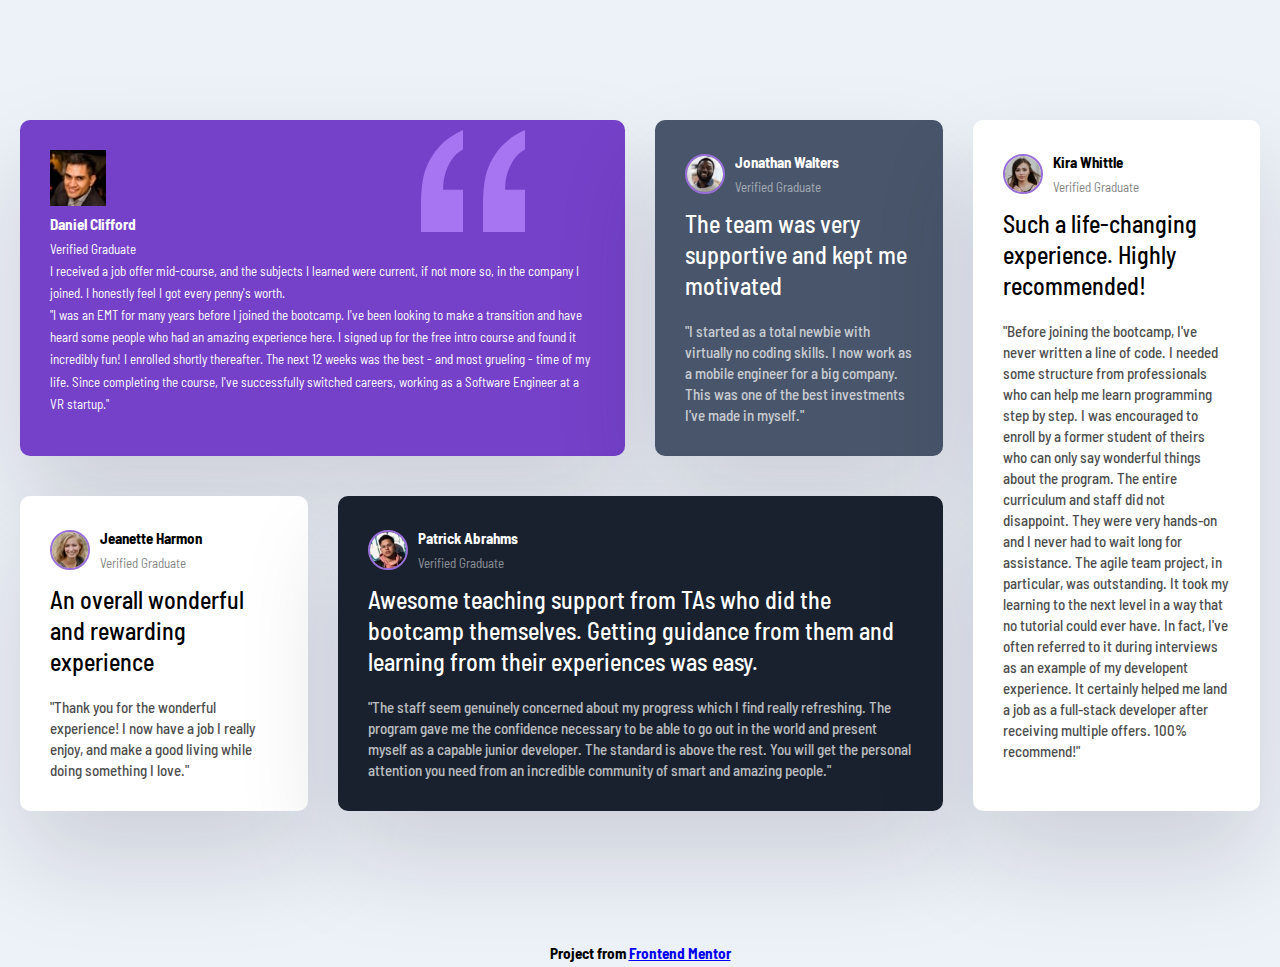
<file: project/index.html>
<!DOCTYPE html>
<html lang="en">
<head>
    <meta charset="UTF-8">
    <meta http-equiv="X-UA-Compatible" content="IE=edge">
    <meta name="viewport" content="width=device-width, initial-scale=1.0">
    <link rel="stylesheet" href="style.css">
    <title>Testimonials</title>
</head>
<body>
    <div class="testimonials">
        <div class="card card--bg-purple">
            <header class="card_header">
                <img src="images/image-daniel.jpg" class="card_img" alt="">
                <div>
                    <h3>Daniel Clifford</h3>
                    <p>Verified Graduate</p>
                </div>
            </header>
            <p class="card_lead">
               I received a job offer mid-course, and the subjects I learned were
                current, if not more so, in the company I joined. I honestly feel I
                got every penny's worth.
            </p>
            <p class="card_quote">
                "I was an EMT for many years before I joined the bootcamp. I've been
                looking to make a transition and have heard some people who had an
                amazing experience here. I signed up for the free intro course and
                found it incredibly fun! I enrolled shortly thereafter. The next 12
                weeks was the best - and most grueling - time of my life. Since
                completing the course, I've successfully switched careers, working as
                a Software Engineer at a VR startup."
            </p>
        </div>

        <div class="card card--bg-gray-blue">
            <header class="card__header">
              <img src="images/image-jonathan.jpg" class="card__img" alt="" />
              <div>
                <h3>Jonathan Walters</h3>
                <p>Verified Graduate</p>
              </div>
            </header>
            <p class="card__lead">
              The team was very supportive and kept me motivated
            </p>
            <p class="card__quote">
              "I started as a total newbie with virtually no coding skills. I now
              work as a mobile engineer for a big company. This was one of the best
              investments I've made in myself."
            </p>
          </div>
    
          <div class="card">
            <header class="card__header">
              <img src="images/image-jeanette.jpg" class="card__img" alt="" />
              <div>
                <h3>Jeanette Harmon</h3>
                <p>Verified Graduate</p>
              </div>
            </header>
            <p class="card__lead">An overall wonderful and rewarding experience</p>
            <p class="card__quote">
              "Thank you for the wonderful experience! I now have a job I really
              enjoy, and make a good living while doing something I love."
            </p>
          </div>
    
          <div class="card card--bg-black-blue">
            <header class="card__header">
              <img src="images/image-patrick.jpg" class="card__img" alt="" />
              <div>
                <h3>Patrick Abrahms</h3>
                <p>Verified Graduate</p>
              </div>
            </header>
            <p class="card__lead">
              Awesome teaching support from TAs who did the bootcamp themselves.
              Getting guidance from them and learning from their experiences was
              easy.
            </p>
            <p class="card__quote">
              "The staff seem genuinely concerned about my progress which I find
              really refreshing. The program gave me the confidence necessary to be
              able to go out in the world and present myself as a capable junior
              developer. The standard is above the rest. You will get the personal
              attention you need from an incredible community of smart and amazing
              people."
            </p>
           </div>
    
          <div class="card">
            <header class="card__header">
              <img src="images/image-kira.jpg" class="card__img" alt="" />
              <div>
                <h3>Kira Whittle</h3>
                <p>Verified Graduate</p>
              </div>
            </header>
            <p class="card__lead">
              Such a life-changing experience. Highly recommended!
            </p>
            <p class="card__quote">
              "Before joining the bootcamp, I've never written a line of code. I
              needed some structure from professionals who can help me learn
              programming step by step. I was encouraged to enroll by a former
              student of theirs who can only say wonderful things about the program.
              The entire curriculum and staff did not disappoint. They were very
              hands-on and I never had to wait long for assistance. The agile team
              project, in particular, was outstanding. It took my learning to the
              next level in a way that no tutorial could ever have. In fact, I've
              often referred to it during interviews as an example of my developent
              experience. It certainly helped me land a job as a full-stack
              developer after receiving multiple offers. 100% recommend!"
            </p>
          </div>
        </div>
    
        <footer>
          <h3>
            Project from
            <a
              href="https://www.frontendmentor.io/challenges/testimonials-grid-section-Nnw6J7Un7"
              >Frontend Mentor</a
            >
          </h3>
        </footer>
  </body>
</html>
</file>
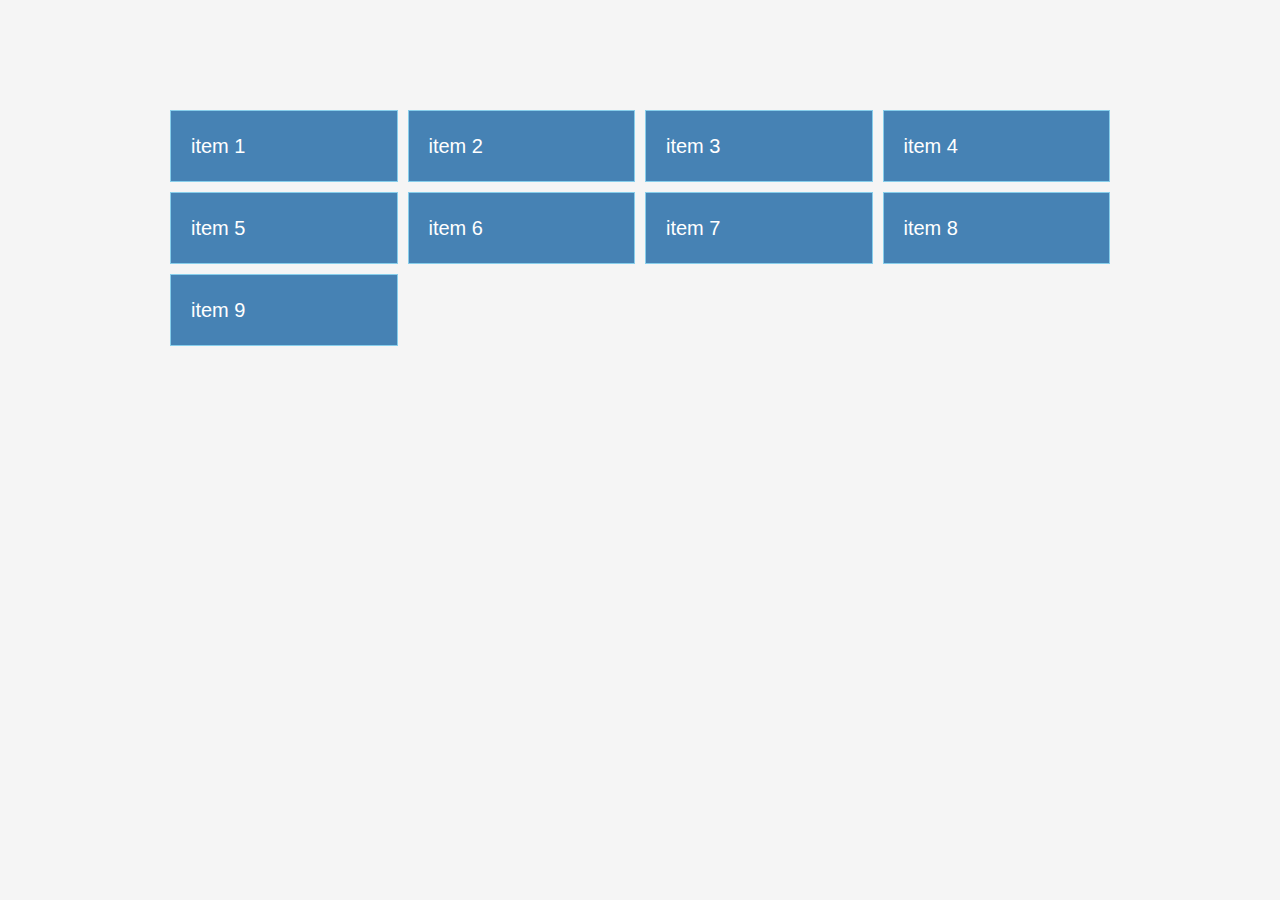
<file: sandbox/Grid.html>
<!DOCTYPE html>
<html lang="en">
<head>
    <meta charset="UTF-8">
    <meta http-equiv="X-UA-Compatible" content="IE=edge">
    <meta name="viewport" content="width=device-width, initial-scale=1.0">
    <link rel="stylesheet" href="Grid.css">
    <title>CSS Grid Crash Course</title>
</head>
<body>
    <div class="container">
        <div class="item">item 1</div>
        <div class="item">item 2</div>
        <div class="item">item 3</div>
        <div class="item">item 4</div>
        <div class="item">item 5</div>
        <div class="item">item 6</div>
        <div class="item">item 7</div>
        <div class="item">item 8</div>
        <div class="item">item 9</div>      

    </div>
    
</body>
</html>
</file>
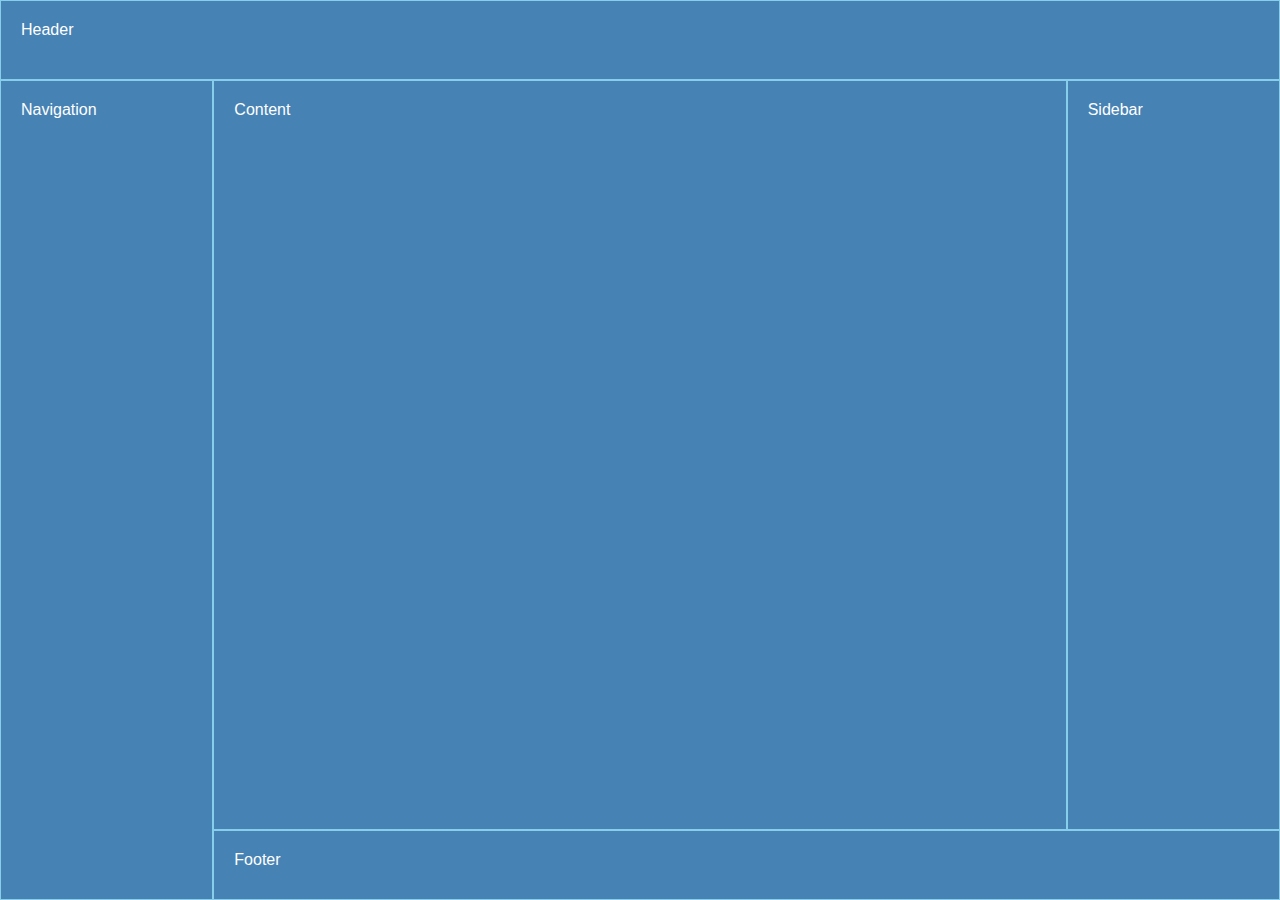
<file: sandbox/Grid2.html>
<!DOCTYPE html>
<html lang="en">
<head>
    <meta charset="UTF-8">
    <meta http-equiv="X-UA-Compatible" content="IE=edge">
    <meta name="viewport" content="width= , initial-scale=1.0">
    <link rel="stylesheet" href="Grid2.css">
    <title>CSS Grid Template Area</title>
</head>
<body>
    <header>Header</header>
    <main>Content</main>
    <nav>Navigation</nav>
    <aside>Sidebar</aside>
    <footer>Footer</footer>
</body>
</html>
</file>
<file: project/style.css>
@import url('https://fonts.googleapis.com/css2?family=Barlow+Semi+Condensed:wght@200;300;400;700&display=swap');

* 
{
  box-sizing: border-box;
  margin: 0;
  padding: 0;
}

body
{
  background: #edf2f8;
  font-family: 'Barlow Semi Condensed', sans-serif;
  line-height: 1.7;
  font-size: 13px;
}

.testimonials
{
  max-width: 1440px;
  margin: 100px auto;
  padding: 20px;
  display: grid;
  grid-template-columns: repeat(4, 1fr);
  gap: 30px;
}

.card
{
    background: #fff;
    border-radius: 10px;
    padding: 30px;
    box-shadow: rgba(17, 12, 46, 0.15) 0px 48px 100px 0px;
    margin-bottom: 10px;
}

.card__header 
{
    display: flex;
    align-items: center;
    margin-bottom: 10px;
}
  
.card__header h3
{
    font-size: 15px;
}
  
  .card__header p
{
    opacity: 50%;
}
  
.card__img
{
    width: 40px;
    height: 40px;
    border-radius: 50%;
    border: 2px solid #996ed9;
    margin-right: 10px;
}
  
.card__lead
{
    font-size: 1.5rem;
    font-weight: 500;
    line-height: 1.3;
    margin-bottom: 20px;
}
  
.card__quote
{
    font-size: 15px;
    font-weight: 500;
    line-height: 1.4;
    opacity: 70%;
}
  
.card--bg-purple
{
    background: hsl(263, 55%, 52%);
    color: #fff;
    background-image: url('./images/bg-pattern-quotation.svg');
    background-repeat: no-repeat;
    background-position: top 10px right 100px;
}
  
.card--bg-gray-blue
{
    background: hsl(217, 19%, 35%);
    color: #fff;
}
  
.card--bg-black-blue
{
    background: hsl(219, 29%, 14%);
    color: #fff;
}
  
.card:nth-of-type(1)
{
    grid-column: 1 / 3;
}
  
.card:nth-of-type(4)
{
    grid-column: 2 / 4;
    grid-row: 2;
}

.card:nth-of-type(5)
{
    grid-column: 4;
    grid-row: 1 / 3;
}

footer
{
    text-align: center;
}

@media (max-width: 768px)
{
.testimonials
{
    grid-template-columns: 1fr;
    width: 100%;
}

  .card:nth-of-type(1)
{
    grid-column: 1;
}

  .card:nth-of-type(4)
{
    grid-column: 1;
    grid-row: 4;
}

  .card:nth-of-type(5)
{
    grid-column: 1;
    grid-row: 5;
}
}
</file>
<file: sandbox/Grid.css>
*
{
    box-sizing: border-box;
    padding: 0;
    margin: 0;
}

body
{
    font-family: 'Open Sans', sans-serif;
    font-size: 16px;
    line-height: 1.5;
    color: #333;
    background: #f5f5f5;
}

.container
{
    max-width: 960px;
    margin: 100px auto;
    padding: 10px;
    display: grid;
    /* grid-template-columns: repeat(3, 1fr); */
    grid-template-columns: repeat(auto-fill, minmax(200px, 1fr));
    gap: 10px;

    align-items: start;
    justify-content: end;
     
    /*column-gap: 10px;
    row-gap: 10px; */
    /* grid-auto-rows: minmax(200px, auto): */
    /*grid-template-rows: repeat(3, 1fr):*/
}

.item
{
    background: steelblue;
    color: #fff;
    font-size: 20px;
    padding: 20px;
    border: skyblue 1px solid;
}
/*  
.item:nth-of-type(1)
{
    background: black;
    grid-column: 1 / 3;
}

.item:nth-of-type(3)
{
    background: #333;
    grid-row: 2 / 4;
}

.item:nth-of-type(4)
{
    background: #333;
    grid-row: 2 / 4;
} */

@media (max-width: 500px)
{
    .container
    {
        grid-template-columns: 1fr;
    }
}
</file>
<file: sandbox/Grid2.css>
*
{
 box-sizing: border-box;
 padding: 0;
 margin: 0;
}

body
{
 font-family: 'Open Sans', sans-serif;
 font-size: 16px;
 height: 100vh;

 display: grid;
 grid-template-areas: 
 'header header header'
 'nav content sidebar'
 'nav footer footer';
 grid-template-columns: 1fr 4fr 1fr;
 grid-template-rows: 80px 1fr 70px;
}

header,
footer,
main,
aside,
nav
{
 background-color: steelblue;
 color: #fff;
 padding: 20px;
 border: skyblue 1px solid;
}

 header
 {
     grid-area: header;
 }

 nav
 {
     grid-area: nav;
 }

 main
 {
     grid-area: content;
 }

 aside
 {
     grid-area: sidebar;
 }

 footer
 {
     grid-area: footer;
 }
</file>
